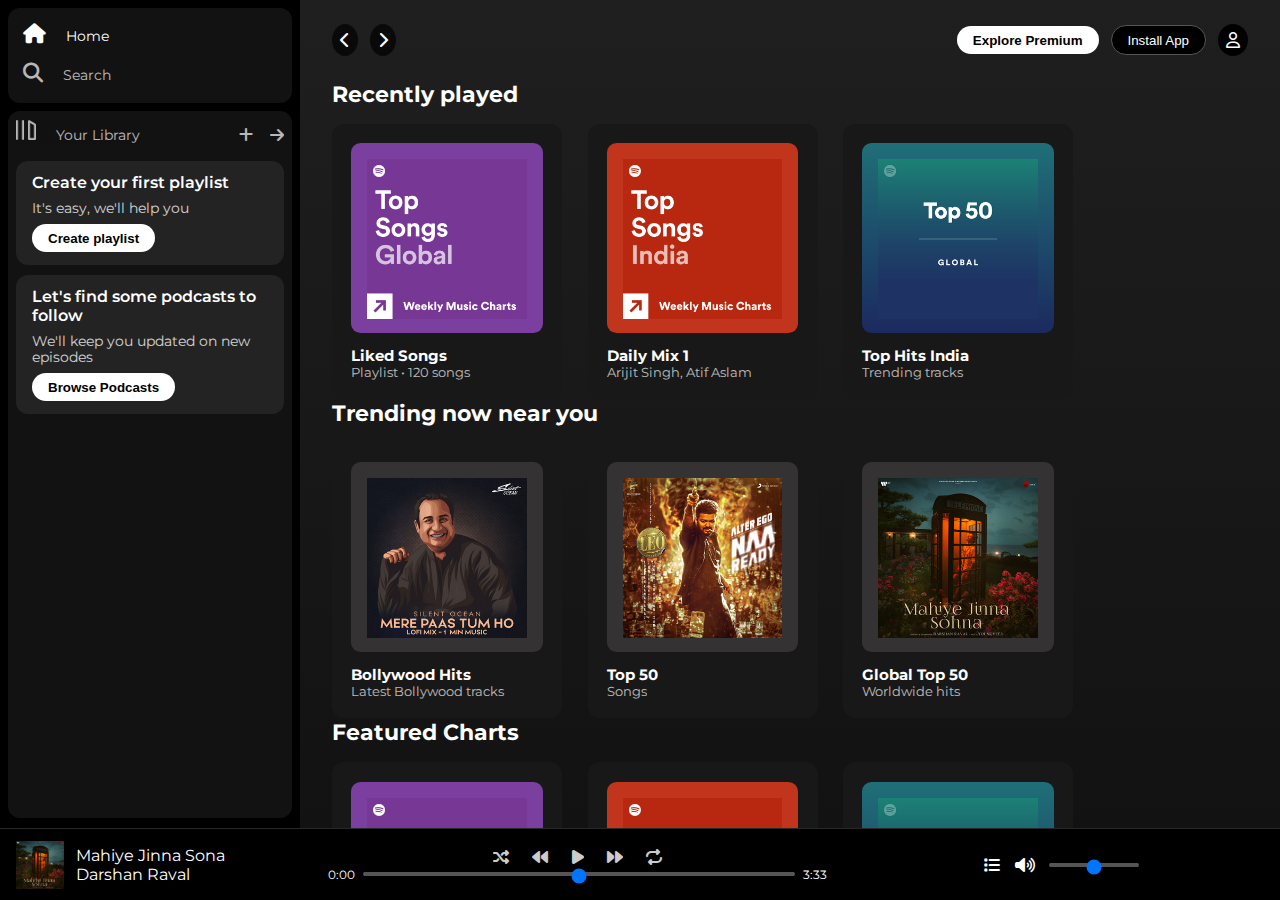
<file: index.html>
<!DOCTYPE html>
<html lang="en">
<head>
    <meta charset="UTF-8">
    <meta name="viewport" content="width=device-width, initial-scale=1.0">
    <title>Spotify-Web Player: Music for everyone</title>

    <!-- Google Fonts -->
    <link rel="stylesheet" href="style.css">

<!-- Font Awesome -->
<link rel="stylesheet"
href="https://cdnjs.cloudflare.com/ajax/libs/font-awesome/6.5.1/css/all.min.css">

<!-- Google Font -->
<link rel="preconnect" href="https://fonts.googleapis.com">
<link rel="preconnect" href="https://fonts.gstatic.com" crossorigin>
<link href="https://fonts.googleapis.com/css2?family=Montserrat:wght@300;400;500;600;700&display=swap" rel="stylesheet">

    <!-- Favicon -->
    <link rel="icon" href="http://127.0.0.1:5500/assets/logo.png">

</head>

<body>

<div class="main">
    <div class="sidebar">

        <div class="nav">
            <div class="nav-option" style="opacity:1;">
                <i class="fa-solid fa-house"></i>
                <a href="#">Home</a>
            </div>

            <div class="nav-option">
                <i class="fa-solid fa-magnifying-glass"></i>
                <a href="#">Search</a>
            </div>
        </div>

        <div class="library">
            <div class="options">
                <div class="lib-option nav-option">
                    <img src="assets/library_icon.png">
                    <a href="#">Your Library</a>
                </div>
                <div class="icons">
                    <i class="fa-solid fa-plus"></i>
                    <i class="fa-solid fa-arrow-right"></i>
                </div>
            </div>

            <div class="lib-box">
                <div class="box">
                    <p class="box-p1">Create your first playlist</p>
                    <p class="box-p2">It's easy, we'll help you</p>
                    <button class="badge">Create playlist</button>
                </div>

                <div class="box-next">
                    <p class="box-p1">Let's find some podcasts to follow</p>
                    <p class="box-p2">We'll keep you updated on new episodes</p>
                    <button class="badge-2">Browse Podcasts</button>
                </div>
            </div>
        </div>

    </div>

    <div class="main-content">

    <!-- TOP BAR -->
    <div class="top-bar">
        <div class="arrows">
            <i class="fa-solid fa-chevron-left"></i>
            <i class="fa-solid fa-chevron-right"></i>
        </div>

        <div class="top-buttons">
            <button class="premium-btn">Explore Premium</button>
            <button class="install-btn">Install App</button>
            <i class="fa-regular fa-user"></i>
        </div>
    </div>

    <!-- RECENTLY PLAYED -->
    <h2 class="section-title">Recently played</h2>
    <div class="cards">
        <div class="card">
            <div class="card-img purple"><img src="assets/card5img.jpeg" alt="Global 50"></div>
            <h4>Liked Songs</h4>
            <p>Playlist • 120 songs</p>
        </div>

        <div class="card">
            <div class="card-img red"><img src="assets/card6img.jpeg" alt="india 50"></div>
            <h4>Daily Mix 1</h4>
            <p>Arijit Singh, Atif Aslam</p>
        </div>

        <div class="card">
            <div class="card-img blue"><img src="assets/card1img.jpeg" alt="Global Top 50"></div>
            <h4>Top Hits India</h4>
            <p>Trending tracks</p>
        </div>
    </div>

    <!-- TRENDING -->
    <h2 class="section-title">Trending now near you</h2>
    <div class="cards">
        <div class="card">
            <div class="card-img black"><img src="assets/card3img.jpeg" alt="Global Top 50"></div>
            <h4>Bollywood Hits</h4>
            <p>Latest Bollywood tracks</p>
        </div>

        <div class="card">
            <div class="card-img black"><img src="assets/card4img.jpeg" alt="Global Top 50"></div>
            <h4> Top 50</h4>
            <p>Songs</p>
        </div>

        <div class="card">
            <div class="card-img black">
    <img src="assets/card2img.jpeg" alt="Global Top 50">
</div>

            <h4>Global Top 50</h4>
            <p>Worldwide hits</p>
        </div>
    </div>

    <!-- FEATURED CHARTS -->
    <h2 class="section-title">Featured Charts</h2>
    <div class="cards">
        <div class="card">
            <div class="card-img purple"><img src="assets/card5img.jpeg" alt="Global 50"></div>
            <h4>Top global</h4>
            <p>Your daily updates of the most played...</p>
        </div>

        <div class="card">
            <div class="card-img red"><img src="assets/card6img.jpeg" alt="india 50"></div>
            <h4>Top songs</h4>
            <p>Top songs India</p>
        </div>

        <div class="card">
            <div class="card-img blue"><img src="assets/card1img.jpeg" alt="Global Top 50"></div>
            <h4>Top 50 Global</h4>
            <p>Global hits</p>
        </div>
    </div>

    <!-- EXTRA SPACE TO FORCE SCROLL -->
    <div style="height: 150px;"></div>

</div>




</div>

<div class="music-player">

    <!-- Left -->
    <div class="player-left">
        <img src="assets/card2img.jpeg" alt="album" height="48">
        <div>
            <p class="music-nme">Mahiye Jinna Sona</p>
            <p class="artist">Darshan Raval</p>
        </div>
    </div>

    <!-- Center -->
    <div class="player-center">
        <div class="controls">
            <i class="fa-solid fa-shuffle"></i>
            <i class="fa-solid fa-backward"></i>
            <i class="fa-solid fa-play"></i>
            <i class="fa-solid fa-forward"></i>
            <i class="fa-solid fa-repeat"></i>
        </div>

        <div class="progress">
            <span>0:00</span>
            <input type="range">
            <span>3:33</span>
        </div>
    </div>

    <!-- Right -->
    <div class="player-right">
        <i class="fa-solid fa-list"></i>
        <i class="fa-solid fa-volume-high"></i>
        <input type="range">
    </div>

</div>


</body>
</html>
</file>
<file: style.css>
/* ========== GLOBAL ========== */
*{
    box-sizing: border-box;
    margin: 0;
    padding: 0;
}

body{
    font-family: "Montserrat", sans-serif;
    background-color: black;
    color: white;
    overflow-x: hidden;
    overflow-y: auto;
}


/* ========== MAIN LAYOUT ========== */
.main {
    display: flex;
    height: calc(100vh - 72px); /* space for music player */
}


/* ========== SIDEBAR ========== */
.sidebar {
    width: 300px;
    background-color: black;
    padding: 0.5rem;
}

.nav{
    background-color: #121212;
    border-radius: 0.75rem;
    display: flex;
    flex-direction: column;
    justify-content: space-around;
    height: 95px;
    padding: 0.5rem 0.2rem;
}

.nav-option{
    line-height: 2rem;
    opacity: 0.7;
}

.nav-option:hover{
    opacity: 1;
}

.nav-option i{
    font-size: 1.25rem;
    margin-left: 0.75rem;
}

.nav-option a{
    font-size: 0.9rem;
    margin-left: 1rem;
    text-decoration: none;
    color: white;
}

/* Library */
.library{
    background-color: #121212;
    border-radius: 0.75rem;
    margin-top: 0.5rem;
    padding: 0.5rem;
    height: calc(100% - 105px);
    overflow-y: auto;
}

.options{
    display: flex;
    justify-content: space-between;
    align-items: center;
}

.lib-option img{
    height: 1.25rem;
    width: 1.25rem;
}

.icons{
    display: flex;
    gap: 1rem;
}

.icons i{
    opacity: 0.7;
    cursor: pointer;
}

.icons i:hover{
    opacity: 1;
}

/* Boxes */
.box, .box-next{
    background-color: #232323;
    border-radius: 0.75rem;
    padding: 0.8rem 1rem;
    margin: 0.6rem 0;
}

.box-p1{
    font-size: 1rem;
    font-weight: 600;
}

.box-p2{
    font-size: 0.85rem;
    opacity: 0.8;
    margin: 0.5rem 0;
}

.badge, .badge-2{
    background-color: white;
    border: none;
    border-radius: 100px;
    padding: 0.4rem 1rem;
    font-weight: 700;
    cursor: pointer;
}

/* ========== MAIN CONTENT ========== */
.main-content {
    flex: 1;
    background: linear-gradient(to bottom, #1f1f1f, #121212);
    padding: 1.5rem 2rem;

    overflow-y: auto;      /* ✅ scrollbar here */
    height: 100%;
}



/* Top Bar */
.top-bar{
    display: flex;
    justify-content: space-between;
    align-items: center;
    margin-bottom: 1.5rem;
}

.arrows i{
    background-color: rgba(0,0,0,0.7);
    border-radius: 50%;
    padding: 0.5rem;
    margin-right: 0.5rem;
    cursor: pointer;
}

.top-buttons{
    display: flex;
    align-items: center;
    gap: 0.75rem;
}

.premium-btn{
    background-color: white;
    color: black;
    border: none;
    border-radius: 20px;
    padding: 0.4rem 1rem;
    font-weight: 600;
    cursor: pointer;
}

.install-btn{
    background-color: black;
    color: white;
    border: 1px solid #555;
    border-radius: 20px;
    padding: 0.4rem 1rem;
    cursor: pointer;
}

.top-buttons i{
    background-color: black;
    padding: 0.5rem;
    border-radius: 50%;
}

/* Sections */
.section-title{
    font-size: 1.4rem;
    font-weight: 700;
    margin-bottom: 1rem;
}

/* Cards */
.cards{
    display: flex;
    gap: 1.6rem;
    flex-wrap: wrap;     
}


.card{
    background-color: #181818;
    width: 230px;             
    padding: 1.2rem;
    border-radius: 0.75rem;
    cursor: pointer;
    transition: background-color 0.3s;
}

.card-img{
    height: 190px;            
    border-radius: 0.6rem;
    padding: 1rem;
    font-weight: 700;
    display: flex;
    flex-direction: column;
    justify-content: space-between;
}

.card:hover{
    background-color: #242424;
}


/* Card Colors */
.purple{ background: #7b3fa0; }
.red{ background: #c1351d; }
.blue{ background: linear-gradient(#1f6f78, #1b2a5e); }
.black{background:#343232;}

.card h4{
    margin-top: 0.8rem;
    font-size: 0.95rem;
}

.card p{
    font-size: 0.8rem;
    opacity: 0.7;
}

/* ========== MUSIC PLAYER ========== */
.music-player {
    height: 72px;
    background-color: black;
    position: fixed;
    bottom: 0;
    width: 100%;
    border-top: 1px solid #282828;
    padding-right: 2.5rem;
    display: flex;
    align-items: center;
    padding: 0 1rem;
}


/* Player Left */
.player-left{
    display: flex;
    align-items: center;
    gap: 0.75rem;
    width: 25%;
}

.song-name{
    font-size: 0.9rem;
}

.artist-name{
    font-size: 0.75rem;
    opacity: 0.7;
}

/* Player Center */
.player-center{
    display: flex;
    flex-direction: column;
    align-items: center;
    width: 40%;
}

.controls i{
    margin: 0 0.6rem;
    font-size: 1rem;
    opacity: 0.8;
    cursor: pointer;
}

.controls i:hover{
    opacity: 1;
}

.progress{
    display: flex;
    align-items: center;
    width: 100%;
    gap: 0.5rem;
    font-size: 0.75rem;
}

.progress input{
    flex: 1;
}

/* Player Right */
.player-right{
    display: flex;
    align-items: center;
    gap: 0.9rem;
    width: 25%;
    justify-content: flex-end;

    margin-right: 0rem; 
}



.player-right input{
    width: 90px;
}
.main-content::-webkit-scrollbar {
    width: 8px;
}

.main-content::-webkit-scrollbar-thumb {
    background: #555;
    border-radius: 10px;
}

.main-content::-webkit-scrollbar-thumb:hover {
    background: #777;
}
.music-player input[type="range"]::-webkit-slider-runnable-track {
    height: 4px;
    background: #555;
    border-radius: 10px;
}

.music-player input[type="range"]::-webkit-slider-thumb {
    appearance: none;
    width: 12px;
    height: 12px;
    background: white;
    border-radius: 50%;
    margin-top: -4px;
}
.music-player::-webkit-scrollbar {
    height: 10px;
}
</file>
